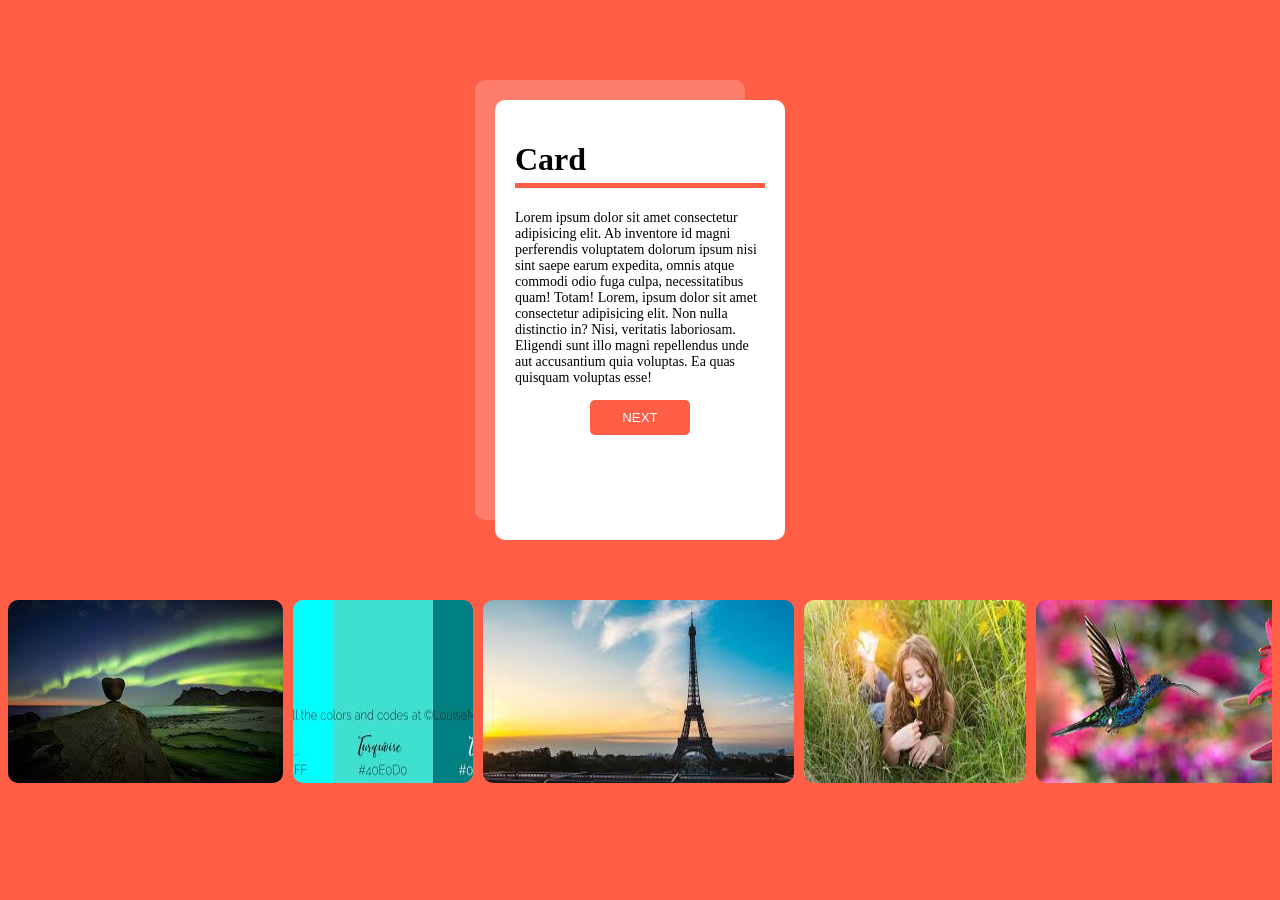
<file: assignment.html>
<!DOCTYPE html>

<head>
    <meta charset="UTF-8">
    <meta name="viewport" content="width=device-width, initial-scale=1.0">
    <title>Document</title>
    <style>
        body {
            background-color: #ff5e46;
        }
        .card-container{
            width: fit-content;
            margin: 100px auto 0px auto;
            position: relative;
        }
        .card{
            width: 250px;
            height: 400px;
            background-color: white;
            border-radius: 10px;
            padding: 20px;
        }
        .card h1{
            border-bottom: #ff5e46 solid 5px;
            padding-bottom: 5px;
        }
        .card p{
            font-size: 14px;
        }
        .card .button button{
            width: 100%;
            background-color: #ff5e46;
            outline: none;
            border: none;
            border-radius: 5px;
            padding: 10px 15px;
            color: white;
        }
        .card .button{
            margin: auto;
            width: 100px;

        }
        .card-transparent{
            width: 270px;
            height: 440px;
            background-color: rgba(255, 255, 255, 0.2);
            border-radius: 10px;
            position: absolute;
            top: -20px;
            left: -20px;
            z-index: -1;
        }

          .images-container{
            display: flex;
            flex-direction: row;
            flex-wrap: nowrap;
            gap: 10px;
            overflow: auto;
            margin: 60px 0px;
        }
        img{
            border-radius: 10px;
        }
        


    </style>
</head>

<body>
    <div class="card-container"  >
        <div class="card">
            <h1>Card</h1>
            <p>Lorem ipsum dolor sit amet consectetur adipisicing elit. Ab inventore id magni perferendis voluptatem dolorum ipsum nisi sint saepe earum expedita, omnis atque commodi odio fuga culpa, necessitatibus quam! Totam! Lorem, ipsum dolor sit amet consectetur adipisicing elit. Non nulla distinctio in? Nisi, veritatis laboriosam. Eligendi sunt illo magni repellendus unde aut accusantium quia voluptas. Ea quas quisquam voluptas esse!</p>
            <div class="button">
                <button>NEXT</button>
            </div>
        </div>
        <div class="card-transparent"></div>
    </div>

    <section class="images-container" >
    <img class="image " src="images/image1.png" alt="">
    <img class="image " src="images/image2.png" alt="">
    <img class="image " src="images/image3.png" alt="">
    <img class="image " src="images/image4.png" alt="">
    <img class="image " src="images/image5.png" alt="">
    <img class="image " src="images/image6.png" alt="">
    <img class="image " src="images/image7.png" alt="">
    <img class="image " src="images/image8.png" alt="">    <img class="image " src="images/image1.png" alt="">
    <img class="image " src="images/image2.png" alt="">
    <img class="image " src="images/image3.png" alt="">
    <img class="image " src="images/image4.png" alt="">
    <img class="image " src="images/image5.png" alt="">
    <img class="image " src="images/image6.png" alt="">
    <img class="image " src="images/image7.png" alt="">
    <img class="image " src="images/image8.png" alt="">
        <img class="image " src="images/image1.png" alt="">
    <img class="image " src="images/image2.png" alt="">
    <img class="image " src="images/image3.png" alt="">
    <img class="image " src="images/image4.png" alt="">
    <img class="image " src="images/image5.png" alt="">
    <img class="image " src="images/image6.png" alt="">
    <img class="image " src="images/image7.png" alt="">
    <img class="image " src="images/image8.png" alt="">
        <img class="image " src="images/image1.png" alt="">
    <img class="image " src="images/image2.png" alt="">
    <img class="image " src="images/image3.png" alt="">
    <img class="image " src="images/image4.png" alt="">
    <img class="image " src="images/image5.png" alt="">
    <img class="image " src="images/image6.png" alt="">
    <img class="image " src="images/image7.png" alt="">
    <img class="image " src="images/image8.png" alt="">
   </section>
</body>

</html>
</file>
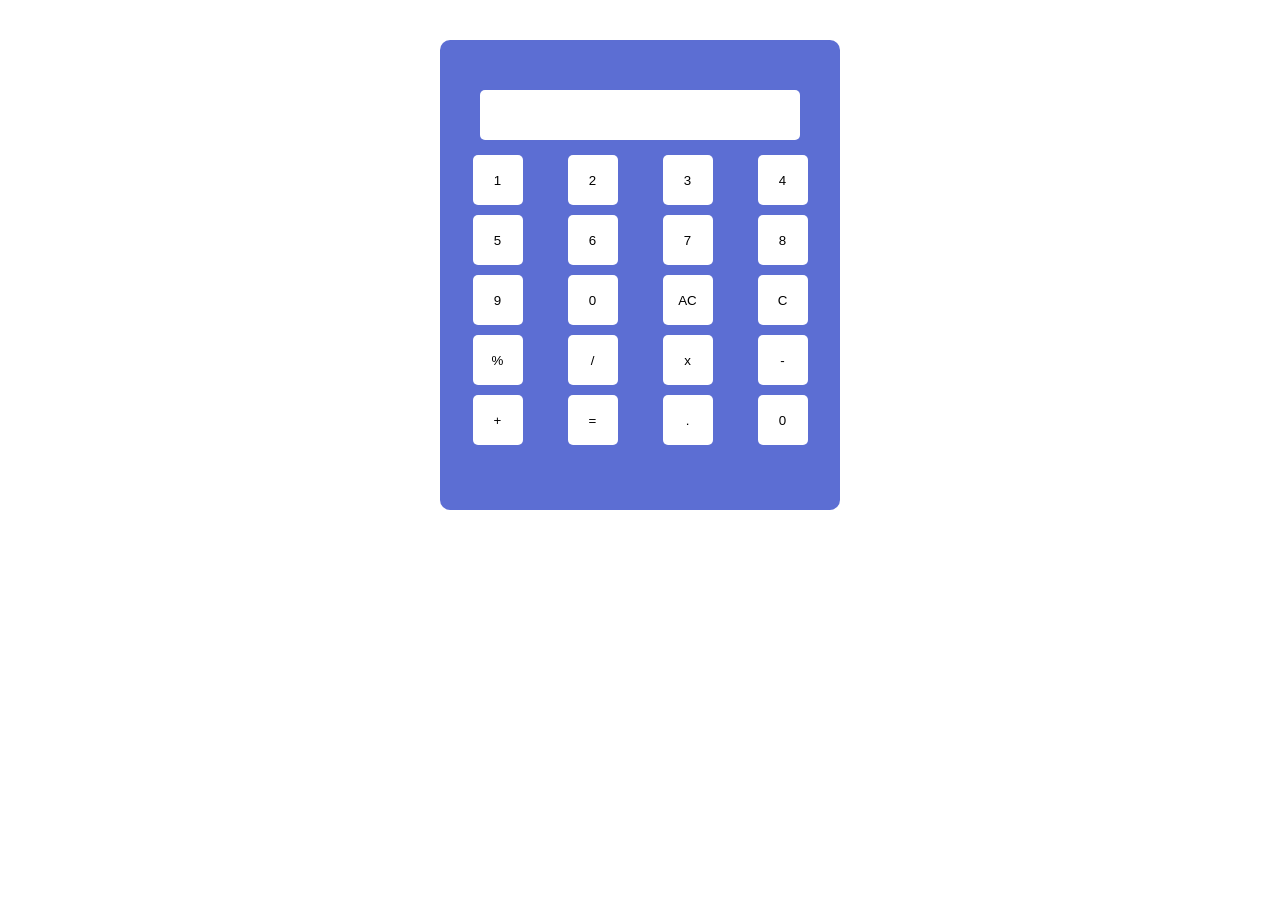
<file: calculator.html>
<!DOCTYPE html>
<html lang="en">
<head>
    <meta charset="UTF-8">
    <meta name="viewport" content="width=device-width, initial-scale=1.0">
    <title>Document</title>
    <style>
        .buttons-container{
            display: grid;
            grid-template-columns: repeat(4, 1fr);
            width: 95%;
            margin: 10px auto;
        }
        button{
            width: 50px;
            height: 50px;
            border-radius: 5px;
            color: black;
            background-color: white;
            border: none;
            outline: none;
            margin: 5px auto;
        }
        button:hover{
            background-color: rgb(25, 51, 196);
            color: white;
            transition: all 300ms ease-in-out;
        }
    </style>
</head>
<body>
    <div style="background-color: rgb(92, 110, 211); margin: 40px auto; width: 400px;padding: 50px 0px; border-radius: 10px;  " >
        <div style="background-color: white; width: 80%;  margin: 0px auto; height: 50px; border-radius: 5px; " >
            <input style="width: 100%; height: 100%;  background-color: transparent; border: none; outline: none;" type="text" readonly >
        </div>
        <div class="buttons-container" >
            <button>1</button>
            <button>2</button>
            <button>3</button>
            <button>4</button>
            <button>5</button>
            <button>6</button>
            <button>7</button>
            <button>8</button>
            <button>9</button>
            <button>0</button>            
            <button>AC</button>
            <button>C</button>
            <button>%</button>
            <button>/</button>
            <button>x</button>
            <button>-</button>
            <button>+</button>
            <button>=</button>
            <button>.</button>
            <button>0</button>
        </div>
    </div>
</body>
</html>
</file>
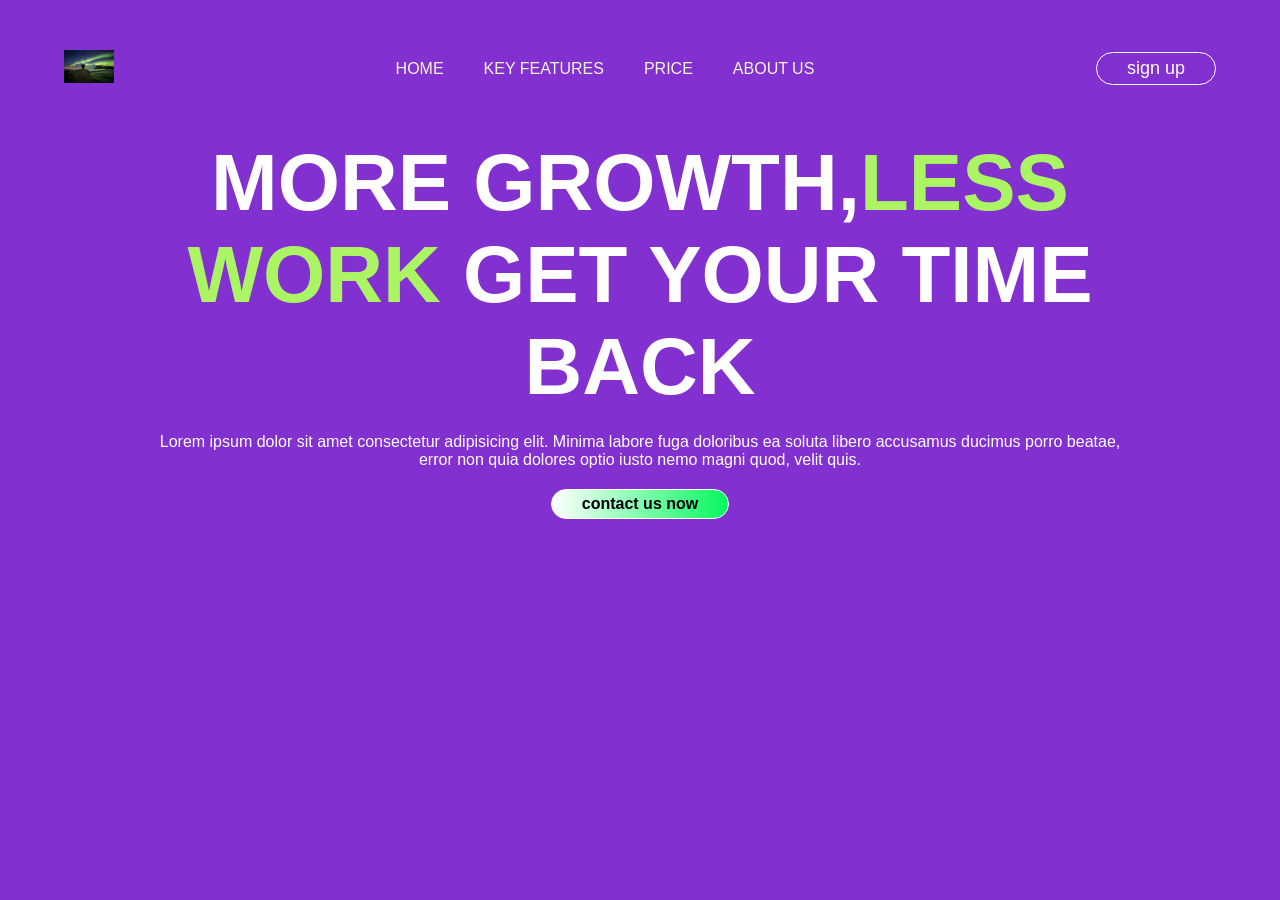
<file: esther.html>
<!DOCTYPE html>
<html lang="en">


<head>
    <meta charset="UTF-8">
    <meta name="viewport" content="width=, initial-scale=1.0">
    <title>Document</title>
    <style>
        * {
            margin: 0;
            padding: 0;
            font-family: 'Segoe UI', Tahoma, Geneva, Verdana, sans-serif;
            box-sizing: border-box;
        }

        body {
            background-color: rgb(131, 48, 209);
        }

        header {
            display: flex;
            flex-direction: row;
            justify-content: space-between;
            width: 90%;
            margin: 50px auto;
        }

        header .logo img {
            width: 50px;
        }

        nav {
            display: flex;
            flex-direction: row;
            align-items: center;
            gap: 40px;
        }

        nav ul {
            display: flex;
            flex-direction: row;
            gap: 40px;
        }

        nav ul li {
            list-style: none;
        }

        nav ul li a {
            text-decoration: none;
            color: beige;
            text-transform: uppercase;
        }

        button {
            background-color: transparent;
            color: white;
            padding: 5px 30px;
            border: 1px solid white;
            border-radius: 25px;
            font-size: 18px;
        }

        .nav-btn:hover {
            color: black;
            background: linear-gradient(90deg, white, #06f75e);
        }

       
        .hero {
            max-width: 80%;
            margin: auto;
            flex-direction: column;
            display: flex;
            align-items: center;
        }

        .hero .hero-header {
            font-size: 80px;
            color: white;
            text-align: center;
            font-weight: bold;
        }

        .hero .hero-text {
            text-align: center;
            margin: 20px;
            color: white;
        }

        .hero .hero-btn {
            background: linear-gradient(90deg, white, #06f75e);
            color: black;
            font-size: 16px;
            font-weight: 600;
        }

        .menu {
            display: flex;
            flex-direction: row;
            align-items: center;
            gap: 5px;
        }

        .menu img {
            display: none;
        }


        @media (max-width: 712px) {
            .menu img {
                display: block;
            }

            nav {
                position: absolute;
                right: 30px;
                top: 120px;
                width: 180px;
                padding: 20px 0px;
                border-radius: 25px;
                background-color: #5fce9a;
                display: none;
            }

            nav ul {
                align-items: center;
                flex-direction: column;
                width: 100%;
            }

            nav ul li {
                width: 100%;
                text-align: center;
                height: 30px;
            }

            nav ul li:hover {
                border-left: white 5px solid;
            }

            .hero .hero-header {
                font-size: 40px;
            }

            .hero {
                max-width: 95%;
            }
        }
    </style>
</head>

<body>
    <header>
        <div class="logo">
            <img src="images/image1.png" alt="">
        </div>
        <nav id="nav">
            <ul>
                <li><a href="">home</a></li>
                <li><a href="">key features</a></li>
                <li><a href="">price</a></li>
                <li><a href="">about us</a></li>
            </ul>
        </nav>
        <div class="menu">
            <button class="nav-btn">sign up</button>
            <img id="menu" src="right-menu.svg" width="50px" height="50px" alt="menu">
        </div>
    </header>

    <main class="hero">
        <p class="hero-header">MORE GROWTH,<span style="color: rgb(171, 245, 101);">LESS WORK</span> GET YOUR TIME BACK
        </p>
        <p class="hero-text">Lorem ipsum dolor sit amet consectetur adipisicing elit. Minima labore fuga doloribus ea
            soluta libero accusamus ducimus porro beatae, error non quia dolores optio iusto nemo magni quod, velit
            quis.</p>
        <button class="hero-btn">contact us now</button>
    </main>

    <script>
        let menu = document.getElementById("menu")
        let nav = document.getElementById("nav")

        let width = window.innerWidth

        console.log(width)
        const toggleNav = () => {
            if (nav.style.display === 'flex') {
                nav.style.display = 'none';
            } else {
                nav.style.display = 'flex';
            }
        }
        menu.addEventListener("click", toggleNav)
    </script>
</body>

</html
</file>
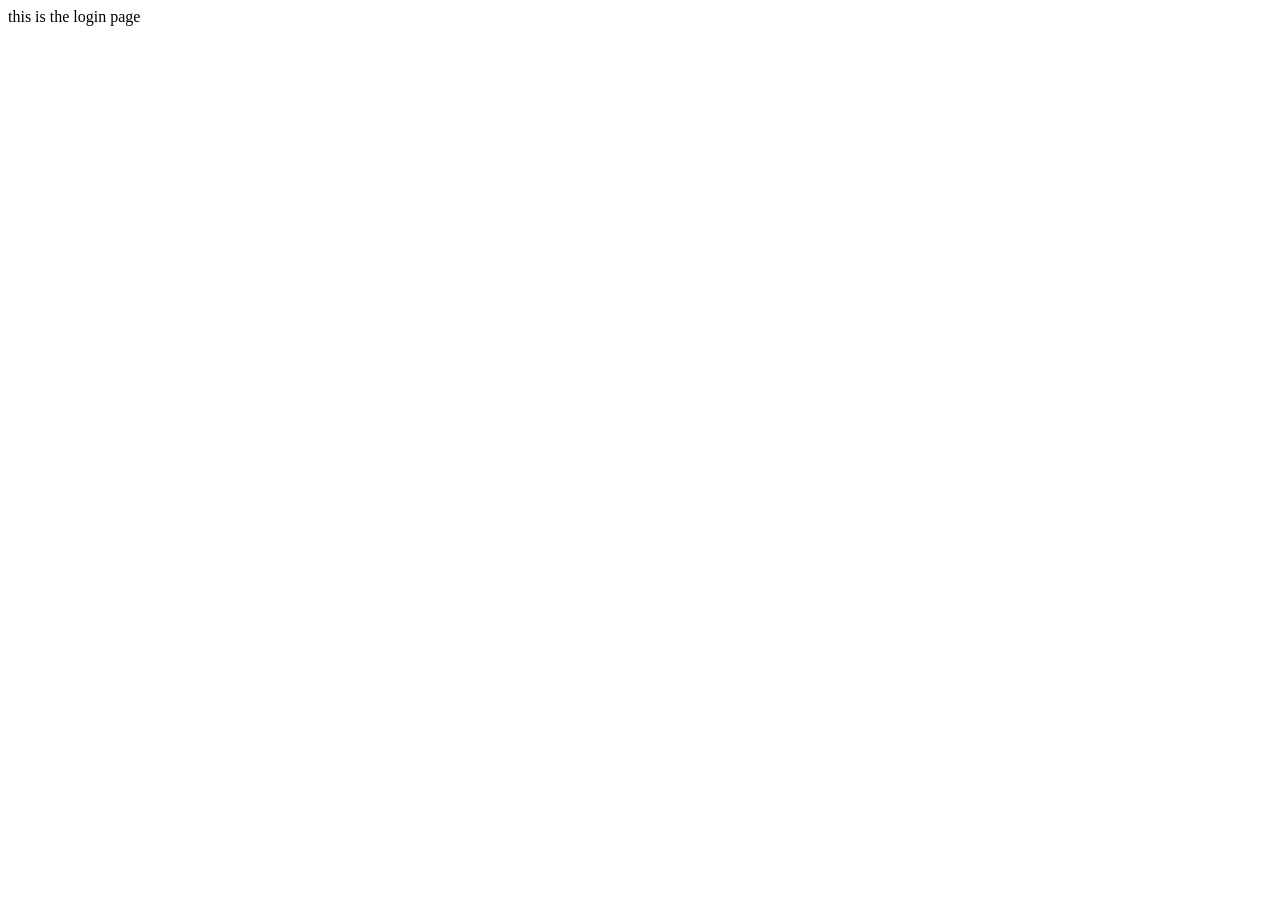
<file: login.html>
<!DOCTYPE html>
<html lang="en">
<head>
    <meta charset="UTF-8">
    <meta name="viewport" content="width=device-width, initial-scale=1.0">
    <title>Document</title>
</head>
<body>
    this is the login page
</body>
</html>
</file>
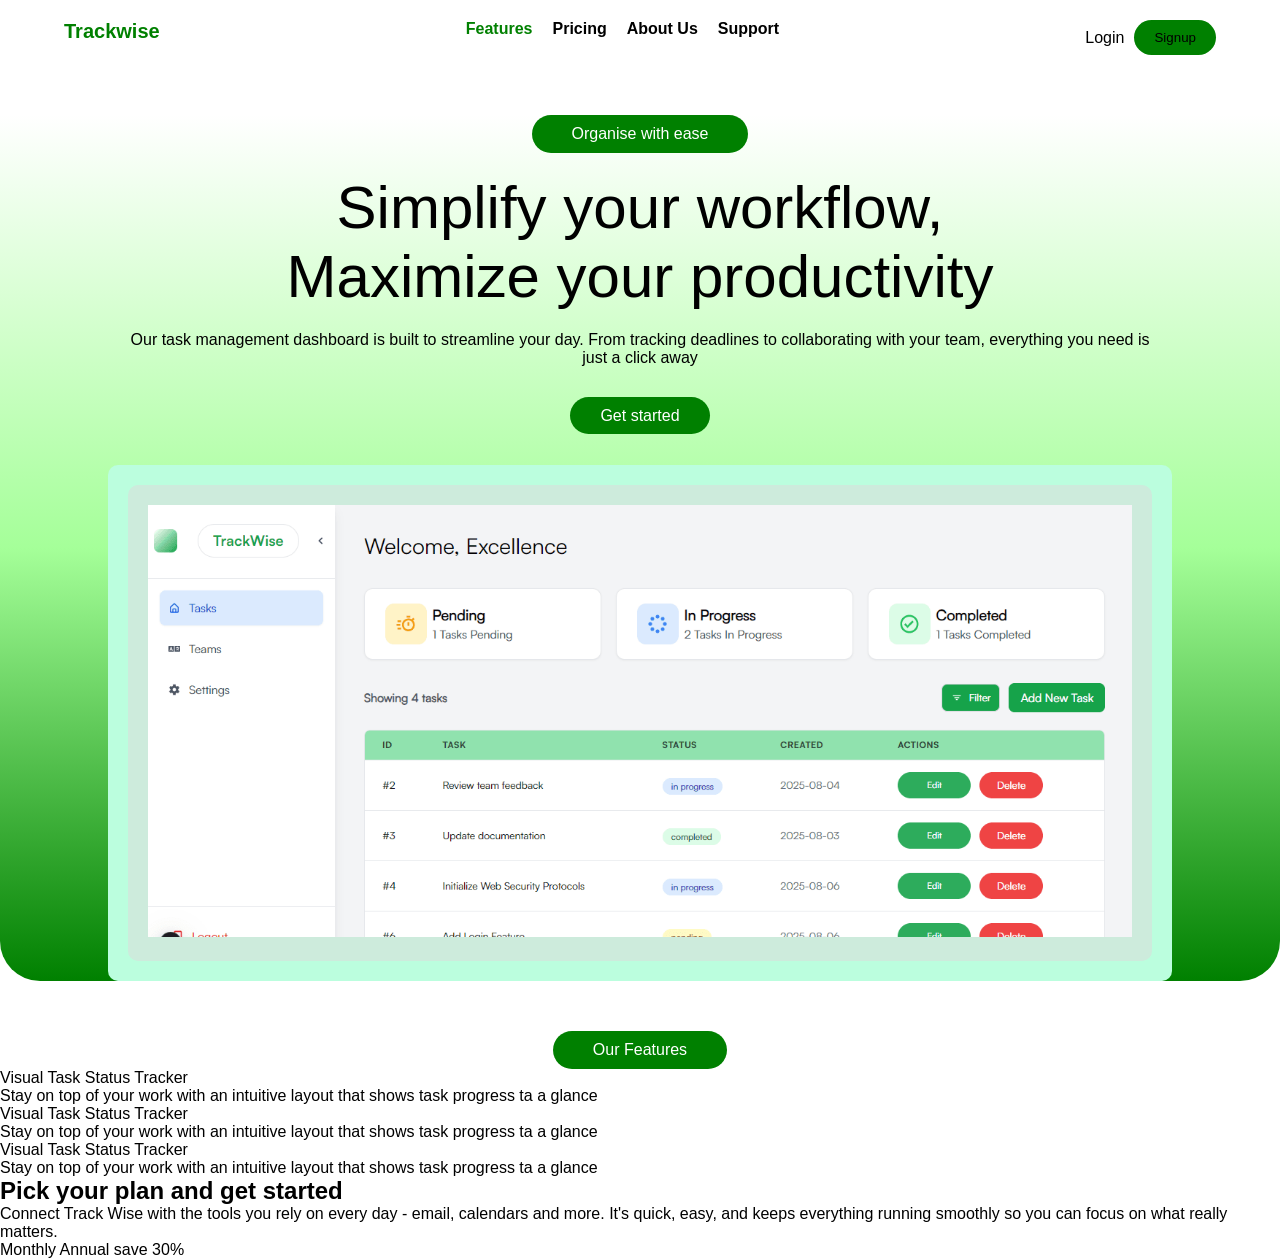
<file: logo2.html>
<!DOCTYPE html>
<html lang="en">
<head>
    <meta charset="UTF-8">
    <meta name="viewport" content="width=device-width, initial-scale=1.0">
    <title>Trackwise-spend wisely</title>

    <style>
        *{
            margin: 0;
            padding: 0;
            font-family: 'Lucida Sans', 'Lucida Sans Regular', 'Lucida Grande', 'Lucida Sans Unicode', Geneva, Verdana, sans-serif;
        }
        header{
            width: 90%;
            margin: auto;
            padding: 20px 10px;
            display: flex;
            flex-direction: row;
            justify-content: space-between;
        }
        header h1{
            color: green;
            font-size: 20px;
        }
        header nav ul{
            display: flex;
            flex-direction: row;
            gap: 20px;
        }
        header nav ul li{
            list-style: none;
        }
        header nav ul li a{
            text-decoration: none;
            color: black;
            font-weight: bold;
        }
        .nav-btns{
            display: flex;
            gap: 10px;
            flex-direction: row;
            align-items: center;
        }
        .nav-btns a{
            text-decoration: none;
            color: black;
        }
        .nav-btns button{
            background-color: green;
            padding: 10px 20px;
            border: none;
            outline: none;
            border-radius: 25px;
        }
        .hero{
            margin: 40px auto;
            background: linear-gradient(180deg, white, #a5ff99, green);
            margin-bottom: 50px;
            border-radius: 0px 0px 40px 40px;
        }
        .header-outline{
            background-color: green;
            padding: 10px 40px;
            text-align: center;
            width: fit-content;
            margin: auto;
            color: white;
            border-radius: 25px;
        }
        .hero .title{
            font-size: 60px;
            width: 60%;
            text-align: center;
            margin: 20px auto;
        }
        .hero .desc{
            width: 80%;
            text-align: center;
            margin:10px auto;
        }
        .cta{
            background-color: green;
            padding: 10px 30px;
            text-decoration: none;
            color: white;
            border-radius: 25px;
            margin: 20px auto;
        }
        .hero-image{
            width: 80%;
            padding: 20px;
            background: #bbfede;
            border-radius: 10px;
            margin: auto;
        }
        .hero-image-bg2{
            padding: 20px;
            background: #cdebdc;
            border-radius: 10px;
        }
        .hero-image .hero-image-bg2 img{
            width: 100%;
        }
    </style>
</head>
<body>
    <header>
        <h1>Trackwise</h1>
        <nav>
            <ul>
                <li><a style="color: green;" href="#">Features</a></li>
                <li><a href="#">Pricing</a></li>
                <li><a href="#">About Us</a></li>
                <li><a href="#">Support</a></li>
            </ul>
        </nav>
        <div class="nav-btns" >
            <a href="#">Login</a>
            <button>Signup</button>
        </div>
    </header>

    <section class="hero" >
        <div class="header-outline" >Organise with ease</div>
        <p class="title" >Simplify your workflow, Maximize your productivity</p>
        <p class="desc">Our task management dashboard is built to streamline your day. From tracking deadlines to collaborating with your team, everything you need is just a click away</p>
        <div style="width: fit-content; margin:40px auto;" ><a class="cta" href="#">Get started</a></div>
        <div class="hero-image" >
            <div class="hero-image-bg2" >
                <img src="/hero.png" alt="">
            </div>
        </div>
    </section>

    <section class="features" >
        <div class="header-outline" >Our Features</div>
        <div class="features-container">
            <div class="feature-card" >
                <div><i class="icon-check-mark" ></i></div>
                <p class="title">Visual Task Status Tracker</p>
                <p class="info">Stay on top of your work with an intuitive layout that shows task progress ta a glance</p>
            </div>
            <div class="feature-card" >
                <div><i class="icon-check-mark" ></i></div>
                <p class="title">Visual Task Status Tracker</p>
                <p class="info">Stay on top of your work with an intuitive layout that shows task progress ta a glance</p>
            </div>
            <div class="feature-card" >
                <div><i class="icon-check-mark" ></i></div>
                <p class="title">Visual Task Status Tracker</p>
                <p class="info">Stay on top of your work with an intuitive layout that shows task progress ta a glance</p>
            </div>
        </div>

    </section>

    <section class="pricing">
        <h1 class="pricing-header-desc" >Pick your plan and get started</h1>
        <p class="pricing-header-desc">Connect Track Wise with the tools you rely on every day - email, calendars and more. It's quick, easy, and keeps everything running smoothly so you can focus on what really matters.</p>
        <div class="pricing-toggle" >
            <span>Monthly</span>
            <span>Annual <span>save 30%</span></span>
        </div>
    </section>
</body>
</html>
</file>
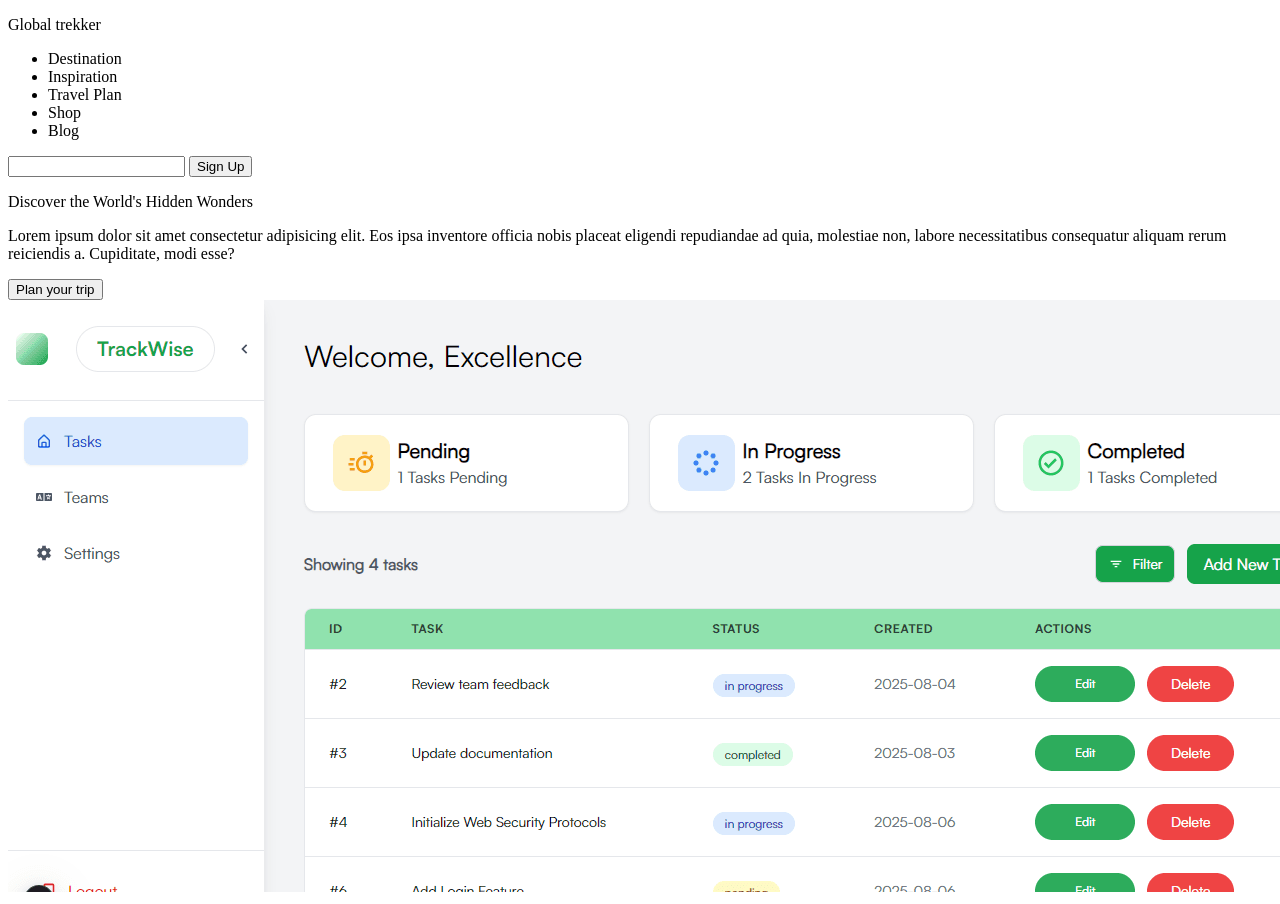
<file: test.html>
<!DOCTYPE html>
<html lang="en">
<head>
    <meta charset="UTF-8">
    <meta name="viewport" content="width=device-width, initial-scale=1.0">
    <!-- <link rel="stylesheet" href="style.css"> -->
    <title>esther</title>
</head>
<body>
    <header>
        <p>Global trekker</p>

    <ul>
        <li>Destination</li>
        <li>Inspiration</li>
        <li>Travel Plan</li>
        <li>Shop</li>
        <li>Blog</li>
    </ul>

    <div>
        <input type="text">
        <button>Sign Up</button>
    </div>
    </header>

    <section class="hero" >
        <div>
            <p>Discover the World's Hidden Wonders</p>
            <p>Lorem ipsum dolor sit amet consectetur adipisicing elit. Eos ipsa inventore officia nobis placeat eligendi repudiandae ad quia, molestiae non, labore necessitatibus consequatur aliquam rerum reiciendis a. Cupiditate, modi esse?</p>
            <button>Plan your trip</button>
        </div>
        <div>
            <img src="/images/hero.png" alt="">
        </div>
    </section>
</body>
</html>
</file>
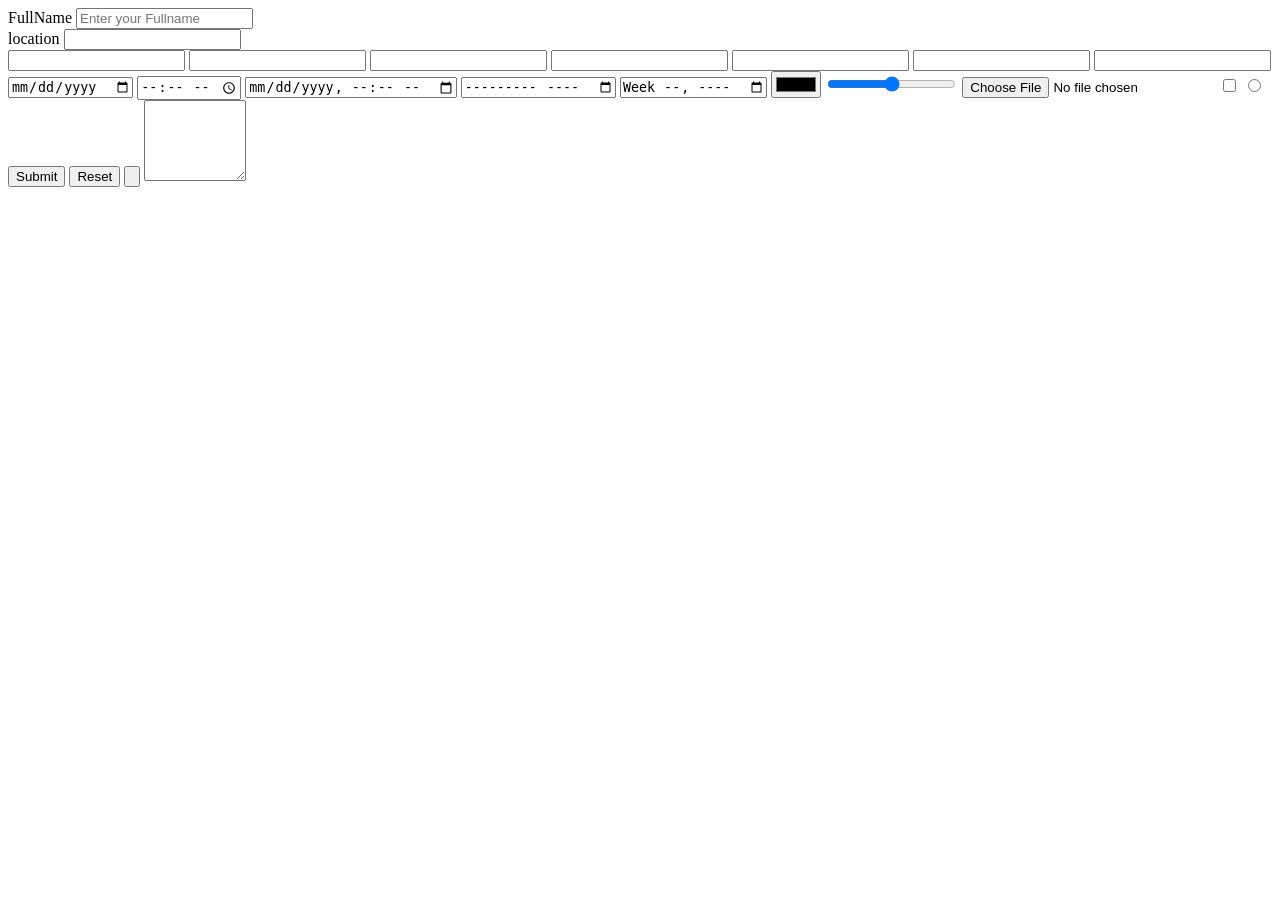
<file: test1.html>
<!DOCTYPE html>
<html lang="en">

<head>
    <meta charset="UTF-8">
    <meta name="viewport" content="width=device-width, initial-scale=1.0">
    <title>Document</title>
</head>

<body>

    <form action="">
        <label for="fullname">FullName</label>
        <input id="fullname" type="text" placeholder="Enter your Fullname" >
    </form>

    <form action="">
        <label for="location">location</label>
    <input type="text" id="location" >
    </form>
    

    <form action="">
        <input type="text">
<input type="password">
<input type="email">
<input type="number">
<input type="tel">
<input type="url">
<input type="search">
<input type="date">
<input type="time">
<input type="datetime-local">
<input type="month">
<input type="week">
<input type="color">
<input type="range">
<input type="file">
<input type="checkbox">
<input type="radio">
<input type="hidden">
<input type="submit">
<input type="reset">
<input type="button">

<textarea cols="10" rows="5" name="" id=""></textarea>

    </form>

</body>

</html>
</file>
<file: style.css>
*{
    margin: 0;
    padding: 0;
    font-family: Arial, Helvetica, sans-serif;
}

p{
    font-size: 16px;
}

header{
    display: flex;
    flex-direction: row;
    justify-content: space-between;
    margin: auto;
    align-items: center;
    height: 80px;
    width: 90%;
}

header h1{
    color: #02e35c;
}

ul{
    display: flex;
    flex-direction: row;
}
ul a{
    margin: auto 5px;
    text-decoration: none;
    color: black;
    font-weight: bold;
    font-size: 20px;
}
ul a:first-child{
    color: #02e35c;

}
ul a li{
    list-style: none;
}

.buttons button{
    outline: none;
    border: none;
    background-color: #02e35c;
    border-radius: 25px;
    padding: 10px 30px;
    font-size: 16px;
    cursor: pointer;

}


table {
  border-collapse: collapse;
  width: 100%;
}

td, th {
  border: 1px solid #dddddd;
  text-align: left;
  padding: 8px;
}

tr:nth-child(even) {
  background-color: #dddddd;
}
</file>
